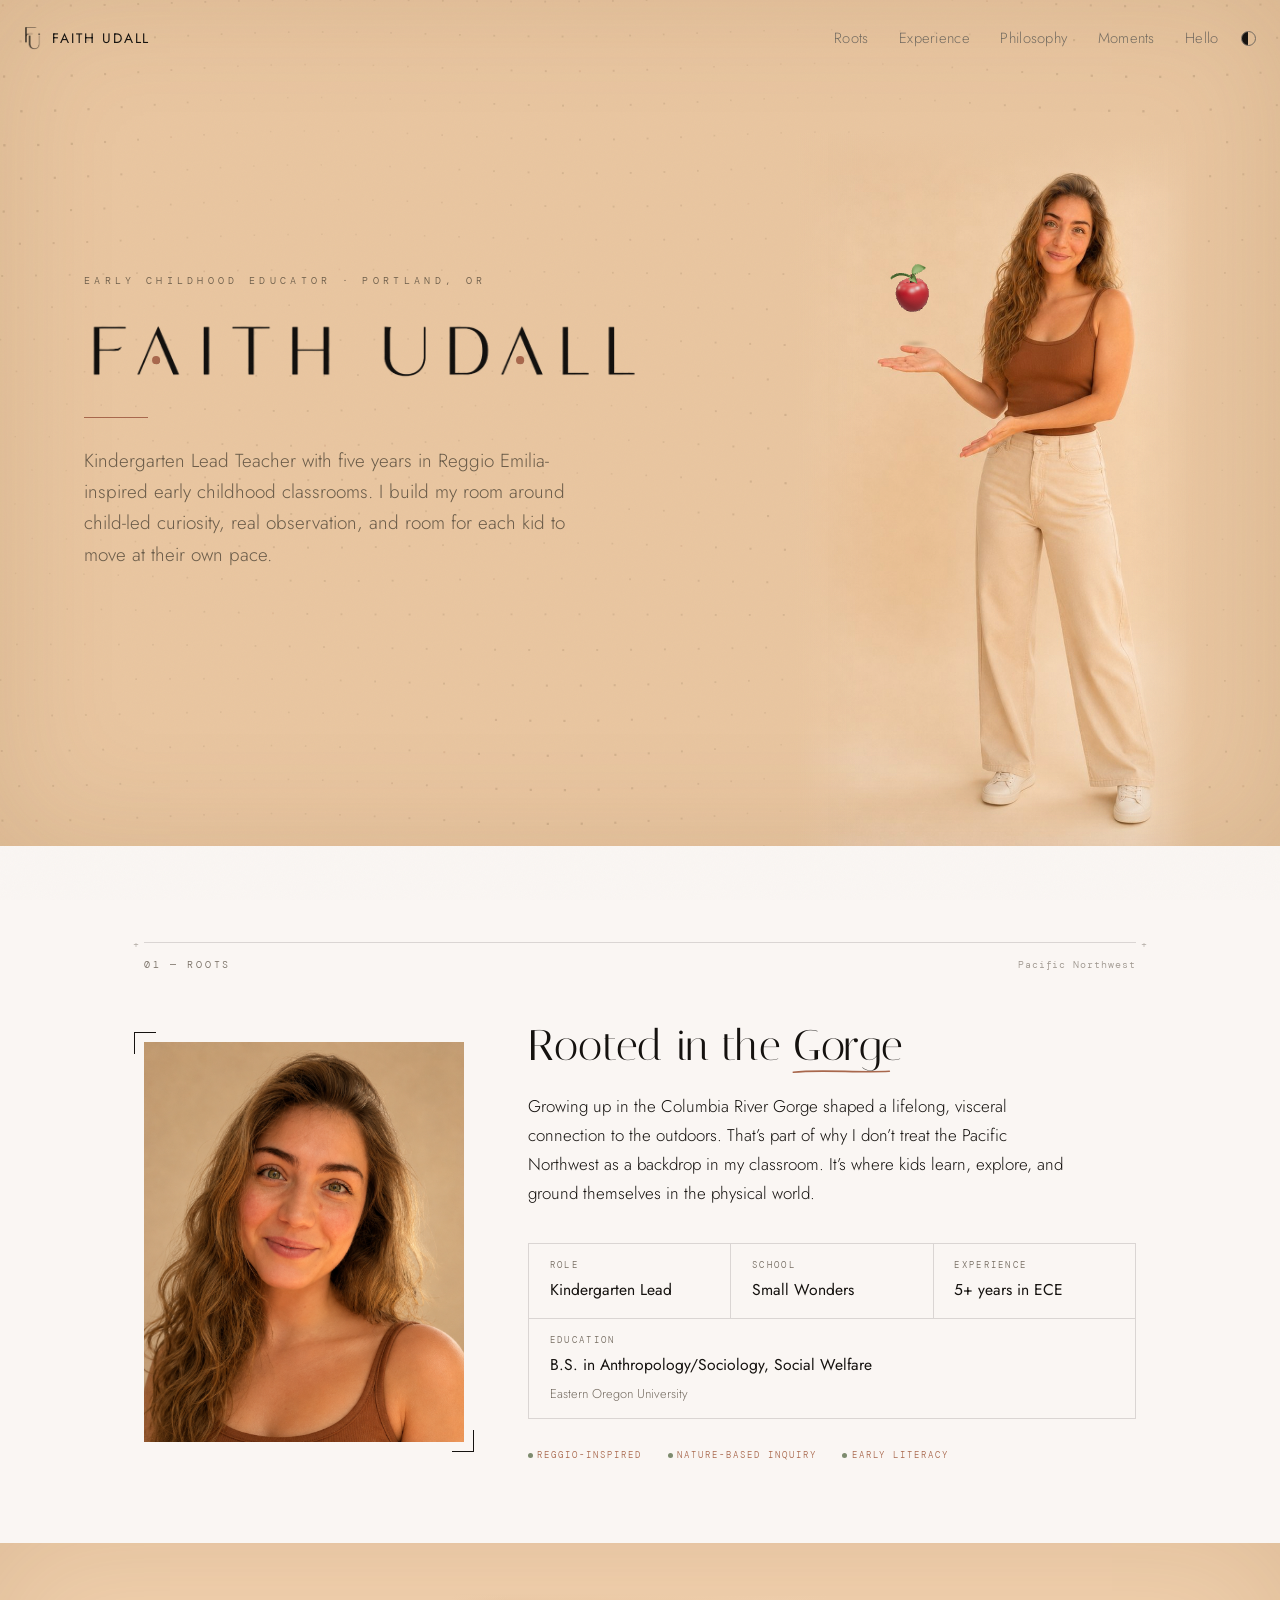
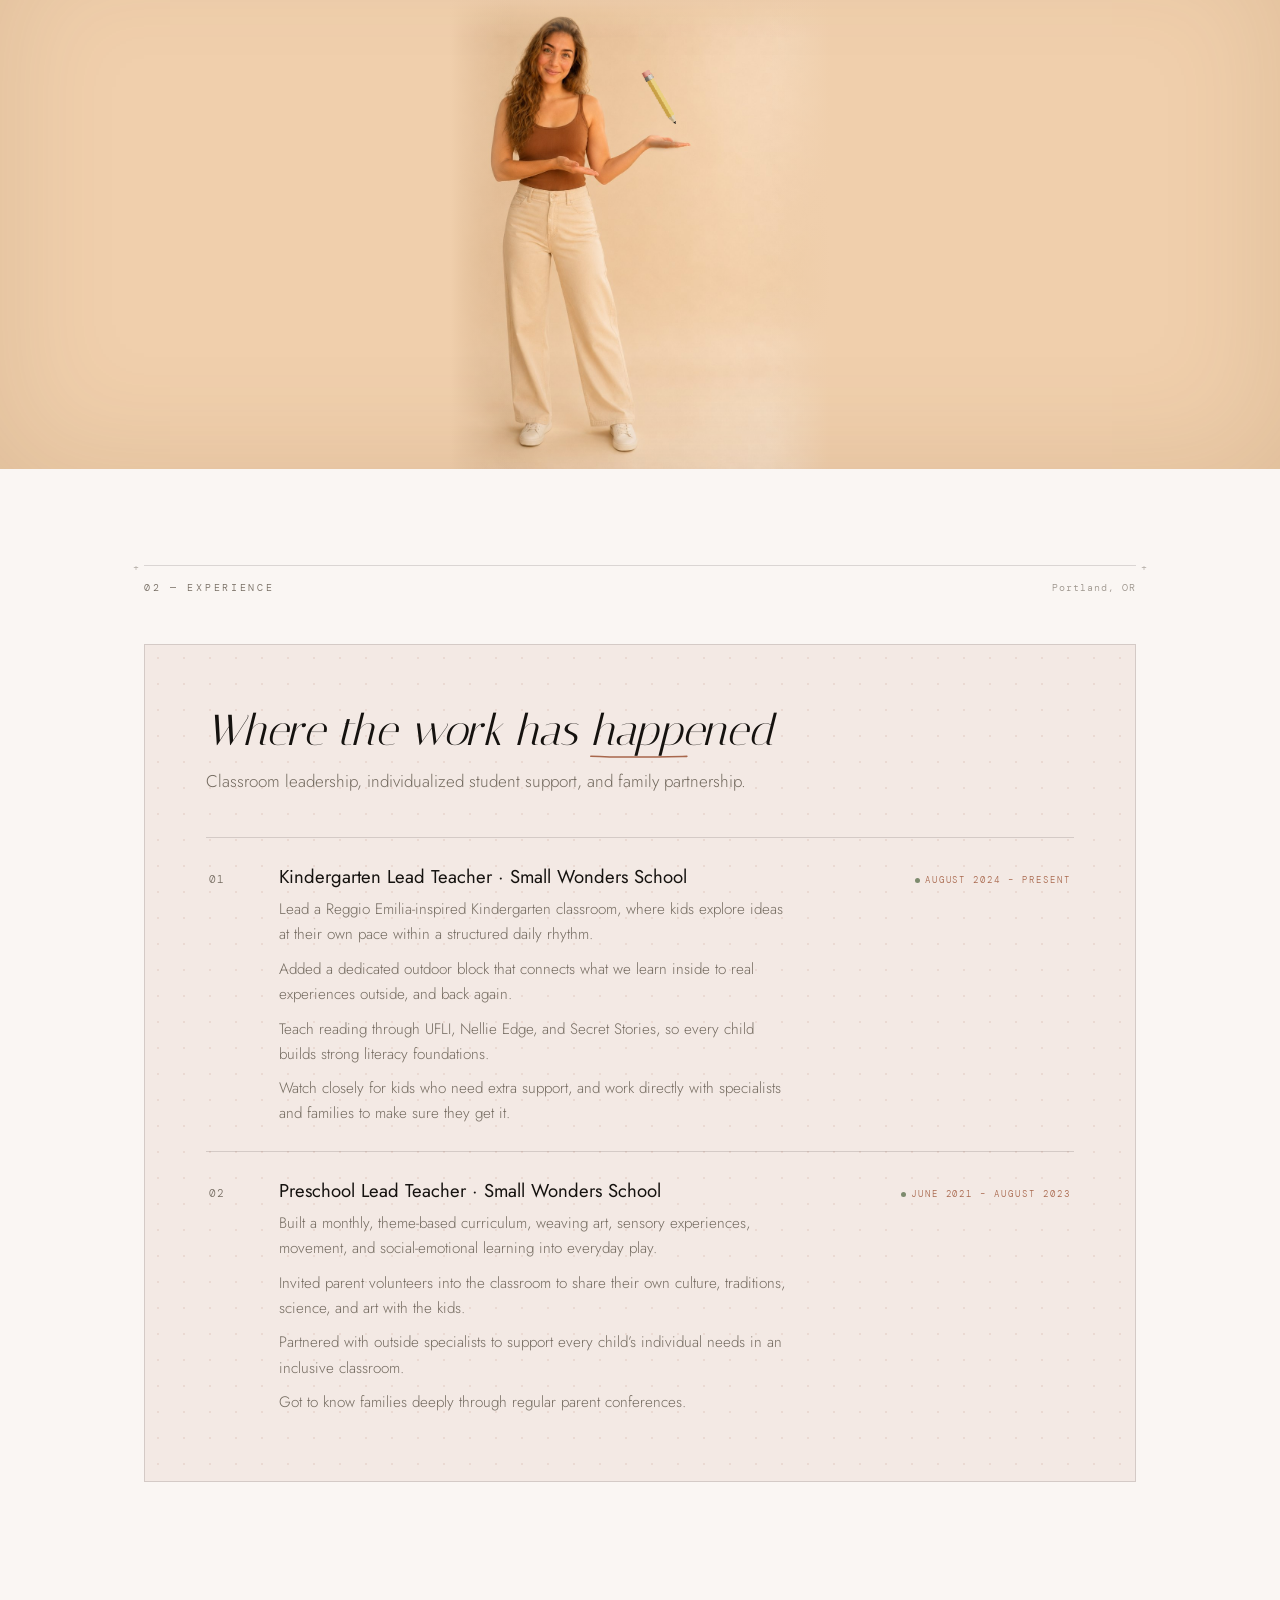
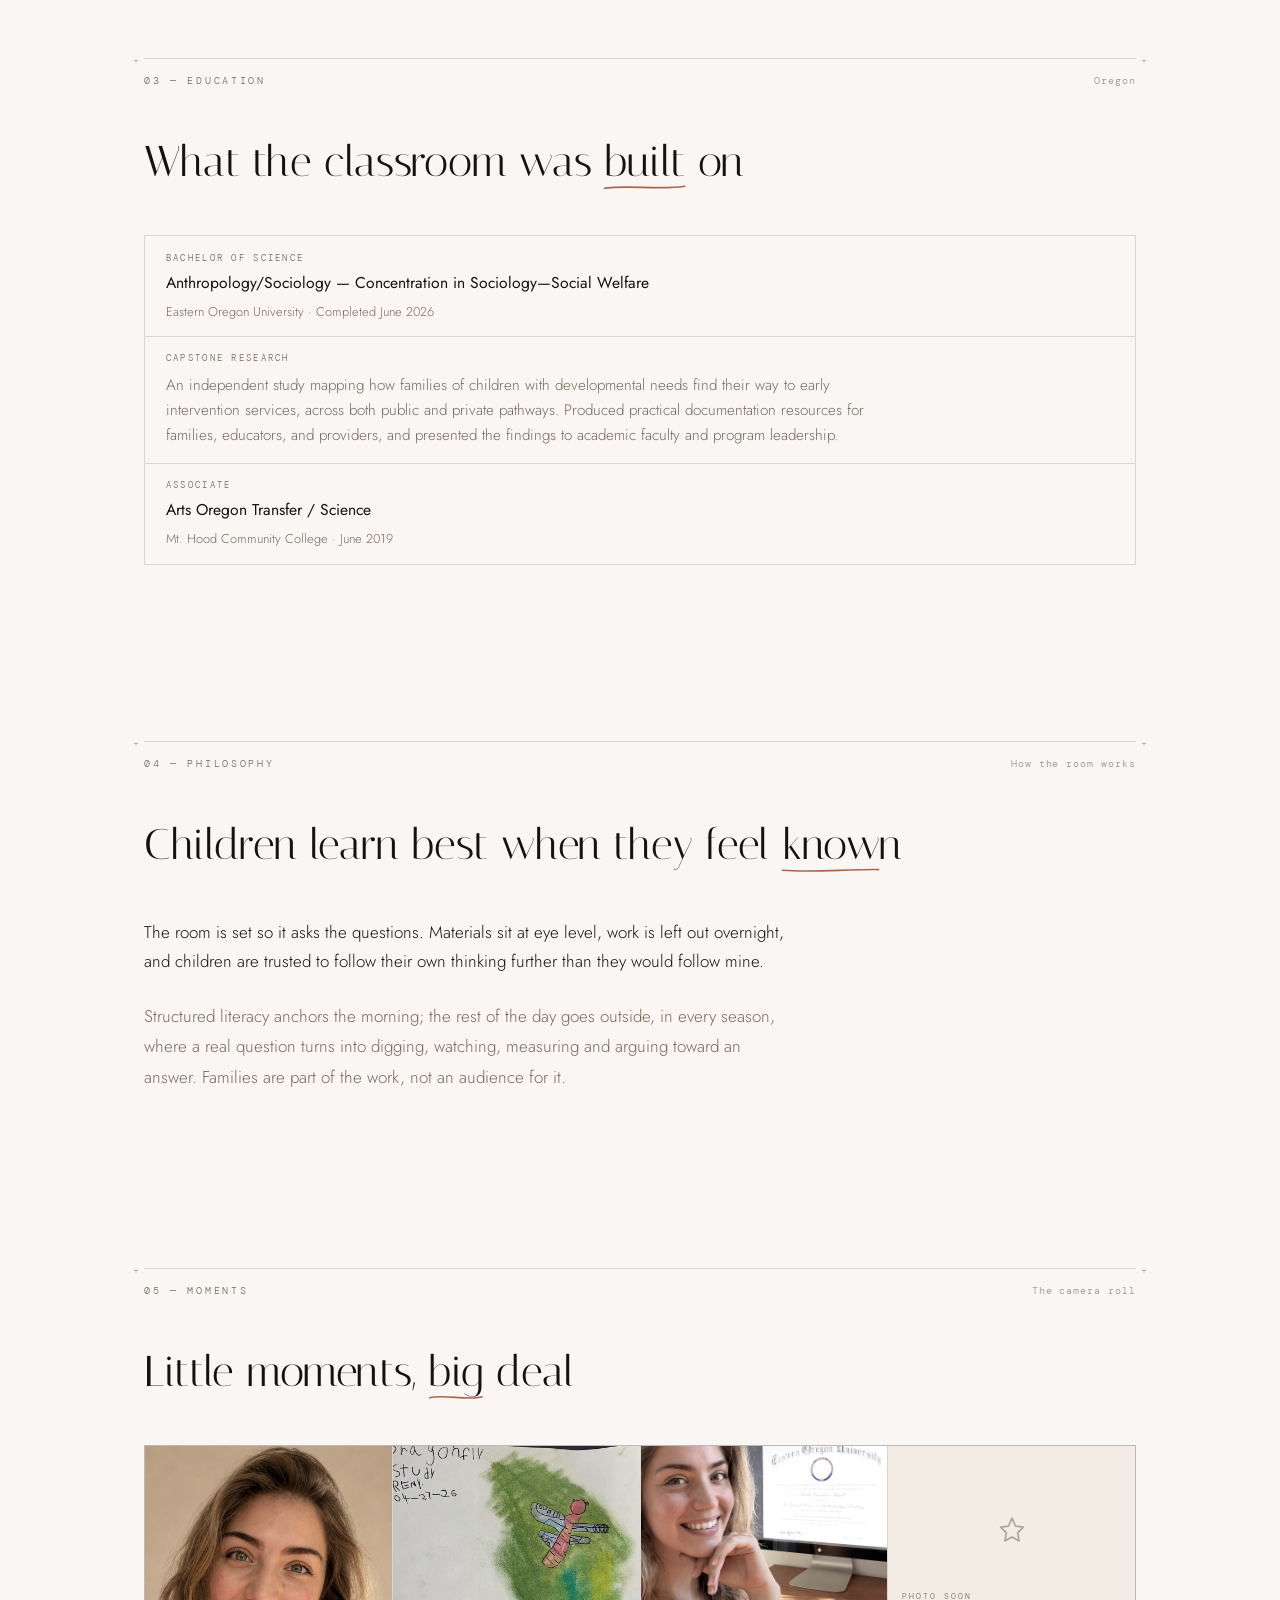
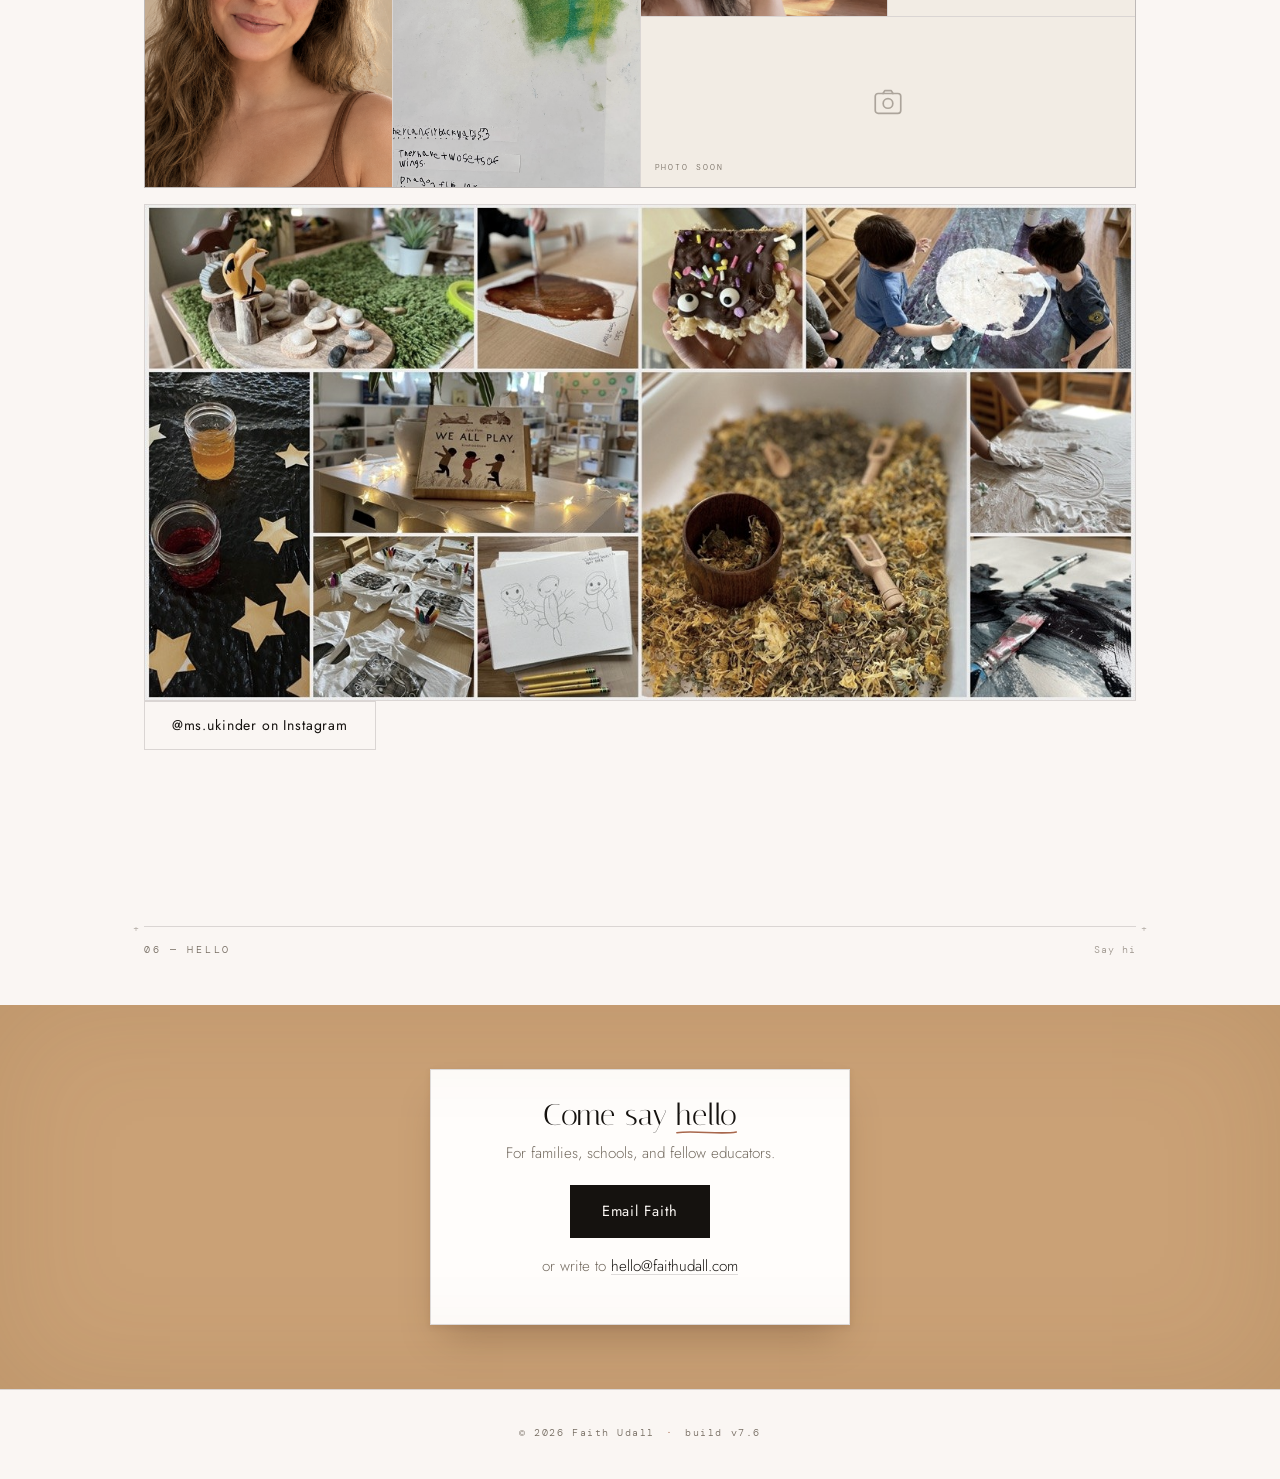
<file: index.html>
<!doctype html>
<html lang="en">
<head>
  <meta charset="utf-8">
  <meta name="viewport" content="width=device-width, initial-scale=1, viewport-fit=cover">
  <!-- GitHub Pages sends Cache-Control: max-age=600 on HTML and won't let us
       override it at the server. These ask the browser to revalidate instead
       of serving its own stale copy for ten minutes. -->
  <meta http-equiv="Cache-Control" content="no-cache, must-revalidate">
  <meta http-equiv="Pragma" content="no-cache">
  <title>Faith Udall — Early Childhood Educator</title>
  <meta name="description" content="Faith Udall — early childhood educator in Portland, OR, teaching transitional kindergarten.">

  <meta property="og:title" content="Faith Udall — Early Childhood Educator">
  <meta property="og:description" content="Early childhood educator in Portland, OR.">
  <meta property="og:url" content="https://faithudall.com">
  <meta property="og:type" content="website">
  <meta property="og:image" content="https://faithudall.com/images/icon-512.png">

  <!-- Icons: favicon + iOS add-to-home-screen (all generated from images/monogram.png) -->
  <link rel="icon" href="/favicon.ico" sizes="48x48">
  <link rel="icon" type="image/png" sizes="32x32" href="/images/favicon-32.png">
  <link rel="icon" type="image/png" sizes="16x16" href="/images/favicon-16.png">
  <link rel="apple-touch-icon" sizes="180x180" href="/images/apple-touch-icon.png">
  <link rel="apple-touch-icon" sizes="167x167" href="/images/apple-touch-icon-167.png">
  <link rel="apple-touch-icon" sizes="152x152" href="/images/apple-touch-icon-152.png">
  <meta name="apple-mobile-web-app-title" content="Faith">
  <link rel="manifest" href="/site.webmanifest">
  <meta name="theme-color" media="(prefers-color-scheme: light)" content="#faf6f3">
  <meta name="theme-color" media="(prefers-color-scheme: dark)" content="#15120f">

  <link rel="preconnect" href="https://fonts.googleapis.com">
  <link rel="preconnect" href="https://fonts.gstatic.com" crossorigin>
  <link href="https://fonts.googleapis.com/css2?family=Italiana&family=Jost:ital,wght@0,200..600;1,200..600&family=DM+Mono:wght@400;500&display=swap" rel="stylesheet">

  <link rel="stylesheet" href="styles.css?v=7.6">
</head>
<body>

  <!-- reading progress: a single hairline that grows with the scroll -->
  <div class="progress" aria-hidden="true"></div>

  <!-- ── Chrome — floats on the page, no bar ── -->
  <header class="chrome">
    <a class="chrome__mark" href="#top">
      <img class="chrome__logo" src="images/monogram.png" alt="Faith Udall" width="24" height="34">
      <span class="chrome__word">Faith Udall</span>
    </a>
    <nav class="chrome__nav" aria-label="Main">
      <span class="chrome__links">
        <a href="#roots">Roots</a>
        <a href="#experience">Experience</a>
        <a href="#philosophy">Philosophy</a>
        <a href="#moments">Moments</a>
        <a href="#hello">Hello</a>
      </span>
      <button id="theme-flip" class="theme-flip" type="button" aria-label="Switch between day and naptime themes"></button>
    </nav>
  </header>

  <main id="top">

    <!-- ── Hero ── a studio stage. Behind everything, a faint
         dot-grid plane breathes with a slow sine field; a small
         glossy 3D apple turns above her open palm; and the dots
         in the wordmark's A's pulse softly terracotta. ── -->
    <section class="hero">
      <canvas id="field" class="field" aria-hidden="true"></canvas>
      <div class="hero__inner">
        <div class="hero__copy">
          <p class="hero__eyebrow t-fx" style="--d:0">Early Childhood Educator · Portland, OR</p>
          <h1 class="hero__mark t-fx" style="--d:1">
            <img src="images/wordmark.png" alt="Faith Udall" width="1196" height="151">
            <!-- the letterforms' own dots, brought to life -->
            <span class="mark-dot" style="--x: 12.91%; --y: 62.5%; --del: 0s" aria-hidden="true"></span>
            <span class="mark-dot" style="--x: 77.87%; --y: 62.6%; --del: -2.3s" aria-hidden="true"></span>
          </h1>
          <span class="hero__rule t-fx" style="--d:2" aria-hidden="true"></span>
          <p class="hero__lede t-fx" style="--d:3">
            Kindergarten Lead Teacher with five years in Reggio Emilia-inspired
            early childhood classrooms. I build my room around child-led
            curiosity, real observation, and room for each kid to move at their
            own pace.
          </p>
        </div>
        <!-- she welcomes you in; a small glossy apple turns above
             her open palm, and the status card floats at her other
             hand -->
        <figure class="hero__faith t-fx" style="--d:2">
          <img src="images/faith-welcome.jpg" alt="Faith, welcoming you in" width="760" height="1356">
          <div class="apple-wrap" aria-hidden="true">
            <canvas id="apple"></canvas>
            <span class="apple-shadow"></span>
          </div>
        </figure>
      </div>
    </section>

    <!-- ── 01 Roots ── the whole bio, in one breath ── -->
    <section id="roots" class="section">
      <div class="section__rail">
        <span class="coord">01 — Roots</span>
        <span class="coord coord--note">Pacific Northwest</span>
      </div>
      <div class="about">
        <figure class="about__portrait t-fx" style="--d:0">
          <span class="corner corner--tl" aria-hidden="true"></span>
          <span class="corner corner--br" aria-hidden="true"></span>
          <img src="images/portrait.png" alt="Portrait of Faith Udall">
        </figure>
        <div class="about__copy">
          <h2 class="t-fx" style="--d:1">Rooted in the <span class="uword">Gorge<svg class="uline" viewBox="0 0 100 10" preserveAspectRatio="none" aria-hidden="true"><path d="M2 7 C 28 3.5, 70 9, 98 5" pathLength="1"/></svg></span></h2>
          <div class="prose t-fx" style="--d:2">
            <p>
              Growing up in the Columbia River Gorge shaped a lifelong, visceral
              connection to the outdoors. That’s part of why I don’t treat the
              Pacific Northwest as a backdrop in my classroom. It’s where kids
              learn, explore, and ground themselves in the physical world.
            </p>
          </div>
          <ul class="specs t-fx" style="--d:3">
            <li class="spec"><span class="spec__key">Role</span><span class="spec__val">Kindergarten Lead</span></li>
            <li class="spec"><span class="spec__key">School</span><span class="spec__val">Small Wonders</span></li>
            <li class="spec"><span class="spec__key">Experience</span><span class="spec__val">5+ years in ECE</span></li>
            <li class="spec spec--wide"><span class="spec__key">Education</span><span class="spec__val">B.S. in Anthropology/Sociology, Social Welfare</span><span class="spec__sub">Eastern Oregon University</span></li>
          </ul>
          <ul class="chips t-fx" style="--d:4">
            <li class="chip"><span class="chip__dot" aria-hidden="true"></span>Reggio-inspired</li>
            <li class="chip"><span class="chip__dot" aria-hidden="true"></span>Nature-based inquiry</li>
            <li class="chip"><span class="chip__dot" aria-hidden="true"></span>Early literacy</li>
          </ul>
        </div>
      </div>
    </section>

    <!-- ── a full-bleed breath: no text, just the room.
         wrapped in a section so the reveal observer sees it ── -->
    <section class="section section--bare">
      <div class="stage stage--days stage--solo t-fx" style="--d:0">
      <div class="stage__inner">
        <figure class="stage__faith">
          <img src="images/faith-present.jpg" alt="Faith, presenting" width="1000" height="1250">
          <!-- the pencil turns above her open palm -->
          <div class="pencil-wrap" aria-hidden="true">
            <canvas id="pencil"></canvas>
            <span class="pencil-shadow"></span>
          </div>
          </figure>
        </div>
      </div>
    </section>


    <!-- ── 02 Experience ── -->
    <section id="experience" class="section">
      <div class="section__rail">
        <span class="coord">02 — Experience</span>
        <span class="coord coord--note">Portland, OR</span>
      </div>
      <div class="band t-fx" style="--d:0">
        <h2 class="band__title">Where the work has <span class="uword">happened<svg class="uline" viewBox="0 0 100 10" preserveAspectRatio="none" aria-hidden="true"><path d="M2 6 C 34 9, 66 3.5, 98 6.5" pathLength="1"/></svg></span></h2>
        <p class="band__sub">Classroom leadership, individualized student support, and family partnership.</p>
        <ol class="ideas">
          <li class="idea">
            <span class="idea__num" aria-hidden="true">01</span>
            <div class="idea__body">
              <h3>Kindergarten Lead Teacher · Small Wonders School</h3>
              <p>Lead a Reggio Emilia-inspired Kindergarten classroom, where kids explore ideas at their own pace within a structured daily rhythm.</p>
              <p>Added a dedicated outdoor block that connects what we learn inside to real experiences outside, and back again.</p>
              <p>Teach reading through UFLI, Nellie Edge, and Secret Stories, so every child builds strong literacy foundations.</p>
              <p>Watch closely for kids who need extra support, and work directly with specialists and families to make sure they get it.</p>
            </div>
            <span class="chip"><span class="chip__dot" aria-hidden="true"></span>August 2024 – Present</span>
          </li>
          <li class="idea">
            <span class="idea__num" aria-hidden="true">02</span>
            <div class="idea__body">
              <h3>Preschool Lead Teacher · Small Wonders School</h3>
              <p>Built a monthly, theme-based curriculum, weaving art, sensory experiences, movement, and social-emotional learning into everyday play.</p>
              <p>Invited parent volunteers into the classroom to share their own culture, traditions, science, and art with the kids.</p>
              <p>Partnered with outside specialists to support every child’s individual needs in an inclusive classroom.</p>
              <p>Got to know families deeply through regular parent conferences.</p>
            </div>
            <span class="chip"><span class="chip__dot" aria-hidden="true"></span>June 2021 – August 2023</span>
          </li>
        </ol>
      </div>
    </section>

    <!-- ── 03 Education ── -->
    <section id="education" class="section">
      <div class="section__rail">
        <span class="coord">03 — Education</span>
        <span class="coord coord--note">Oregon</span>
      </div>
      <h2 class="section__title t-fx" style="--d:0">What the classroom was <span class="uword">built<svg class="uline" viewBox="0 0 100 10" preserveAspectRatio="none" aria-hidden="true"><path d="M2 7 C 28 3.5, 70 9, 98 5" pathLength="1"/></svg></span> on</h2>
      <ul class="specs t-fx" style="--d:1">
        <li class="spec spec--full"><span class="spec__key">Bachelor of Science</span><span class="spec__val">Anthropology/Sociology — Concentration in Sociology—Social Welfare</span><span class="spec__sub">Eastern Oregon University · Completed June 2026</span></li>
        <li class="spec spec--full">
          <span class="spec__key">Capstone Research</span>
          <p class="spec__body">An independent study mapping how families of children with developmental needs find their way to early intervention services, across both public and private pathways. Produced practical documentation resources for families, educators, and providers, and presented the findings to academic faculty and program leadership.</p>
        </li>
        <li class="spec spec--full"><span class="spec__key">Associate</span><span class="spec__val">Arts Oregon Transfer / Science</span><span class="spec__sub">Mt. Hood Community College · June 2019</span></li>
      </ul>
    </section>

    <!-- ── 04 Philosophy ──
         ✏️ DRAFT — Faith, rewrite these two paragraphs in your own words. -->
    <section id="philosophy" class="section">
      <div class="section__rail">
        <span class="coord">04 — Philosophy</span>
        <span class="coord coord--note">How the room works</span>
      </div>
      <h2 class="section__title t-fx" style="--d:0">Children learn best when they feel <span class="uword">known<svg class="uline" viewBox="0 0 100 10" preserveAspectRatio="none" aria-hidden="true"><path d="M2 6 C 30 9, 68 3, 98 6.5" pathLength="1"/></svg></span></h2>
      <div class="prose prose--long t-fx" style="--d:1">
        <p>
          The room is set so it asks the questions. Materials sit at eye level,
          work is left out overnight, and children are trusted to follow their
          own thinking further than they would follow mine.
        </p>
        <p>
          Structured literacy anchors the morning; the rest of the day goes
          outside, in every season, where a real question turns into digging,
          watching, measuring and arguing toward an answer. Families are part
          of the work, not an audience for it.
        </p>
      </div>
    </section>

    <!-- ── 05 Moments — the picture wall, ready for photos ── -->
    <section id="moments" class="section">
      <div class="section__rail">
        <span class="coord">05 — Moments</span>
        <span class="coord coord--note">The camera roll</span>
      </div>
      <h2 class="section__title t-fx" style="--d:0">Little moments, <span class="uword">big<svg class="uline" viewBox="0 0 100 10" preserveAspectRatio="none" aria-hidden="true"><path d="M3 6.5 C 30 3, 72 9.5, 97 5.5" pathLength="1"/></svg></span> deal</h2>
      <!-- ✏️ Swap any tile--soon placeholder for a real photo:
           <figure class="tile"><img src="images/your-photo.jpg" alt="…"></figure>
           (keep tile--tall / tile--wide to preserve its footprint) -->
      <div class="moments">
        <figure class="tile tile--tall t-fx" style="--d:1">
          <img src="images/portrait.png" alt="Faith Udall">
        </figure>
        <!-- a dragonfly study from one of her students, pinned up
             on the classroom line -->
        <figure class="tile tile--tall tile--top t-fx" style="--d:2">
          <img src="images/dragonfly-study.jpg" alt="A student's dragonfly study: a crayon drawing of a dragonfly over a green field, with facts written underneath — they can fly backwards, they have two sets of wings, dragonflies lay eggs in the water" width="943" height="1400">
        </figure>
        <figure class="tile t-fx" style="--d:3">
          <img src="images/diploma.jpg" alt="Faith with her Bachelor of Science from Eastern Oregon University">
        </figure>
        <div class="tile tile--soon t-fx" style="--d:4">
          <svg viewBox="0 0 24 24" fill="none" stroke="currentColor" stroke-width="1.2" stroke-linecap="round" stroke-linejoin="round" aria-hidden="true">
            <path d="M12 3l2.5 5.5L20 9.3l-4 4 1 5.7-5-2.8-5 2.8 1-5.7-4-4 5.5-.8L12 3z"/>
          </svg>
          <span class="tile__note">Photo soon</span>
        </div>
        <div class="tile tile--soon tile--wide t-fx" style="--d:5">
          <svg viewBox="0 0 24 24" fill="none" stroke="currentColor" stroke-width="1.2" stroke-linecap="round" stroke-linejoin="round" aria-hidden="true">
            <rect x="3" y="6" width="18" height="14" rx="2"/>
            <path d="M8.5 6l1.2-2h4.6l1.2 2"/>
            <circle cx="12" cy="13" r="3.4"/>
          </svg>
          <span class="tile__note">Photo soon</span>
        </div>
      </div>
      <figure class="moments-band t-fx" style="--d:6">
        <img src="images/classroom-collage.jpg" alt="A collage of classroom work: a small-world nature tray, paint and sensory play, a decorated gingerbread face, children at an easel, coloured liquid in jars, a “We All Play” book display, printmaking and child drawings, a dried-flower sensory bin, and hands in shaving cream" width="1280" height="640">
      </figure>
      <p class="hero__actions t-fx" style="--d:7">
        <a class="btn btn--ghost" href="https://www.instagram.com/ms.ukinder/" rel="me noopener" target="_blank">@ms.ukinder on Instagram</a>
      </p>
    </section>

    <!-- ── 06 Hello ── -->
    <section id="hello" class="section section--hello">
      <div class="section__rail">
        <span class="coord">06 — Hello</span>
        <span class="coord coord--note">Say hi</span>
      </div>
      <div class="stage stage--hello t-fx" style="--d:0">
        <div class="hello-scene hello-scene--bare">
          <div class="fcard hello-card">
            <h2>Come say <span class="uword">hello<svg class="uline" viewBox="0 0 100 10" preserveAspectRatio="none" aria-hidden="true"><path d="M3 6.5 C 30 3, 72 9.5, 97 5.5" pathLength="1"/></svg></span></h2>
            <p>For families, schools, and fellow educators.</p>
            <a class="btn btn--fill" href="mailto:hello@faithudall.com">Email Faith</a>
            <p class="hello__alt">or write to <a href="mailto:hello@faithudall.com">hello@faithudall.com</a></p>
          </div>
        </div>
      </div>
    </section>

  </main>

  <footer class="foot">
    <p>© <span id="year">2026</span> Faith Udall <i>·</i> build v7.6</p>
  </footer>

  <script type="importmap">
    { "imports": { "three": "./vendor/three.module.min.js" } }
  </script>
  <script src="main.js?v=7.6" defer></script>
  <script type="module" src="apple3d.js?v=7.6"></script>
    <script type="module" src="pencil3d.js?v=7.6"></script>
</body>
</html>
</file>
<file: styles.css>
/* ════════════════════════════════════════════════════════════
   faithudall.com — thin, sleek, editorial.

   the system:
   · warm off-white and near-black, one quiet muted accent used
     only for underlines and small status marks — never a fill,
     never a block of colour.
   · hairlines instead of cards or shadows. everything is drawn
     with a 1px line, not a box.
   · Italiana (thin, high-contrast serif) for headings and the
     wordmark; Jost (light, geometric) for everything else;
     DM Mono for tiny tracked labels.
   · motion is a quiet fade and a short rise — no bounce, no
     overshoot. the one section allowed a little more personality
     is Someday.
   ════════════════════════════════════════════════════════════ */

:root {
  --paper: #faf6f3;
  --paper-2: #f2ece4;
  --card: #fffdfb;
  --ink: #15120f;
  --ink-soft: #746b60;
  --line: rgba(21, 18, 15, 0.14);
  --line-soft: rgba(21, 18, 15, 0.08);
  --accent: #a8674c;
  --accent-2: #7d8b6e; /* muted sage — status marks only */
  --accent-wash: rgba(168, 103, 76, 0.09);
  --on-ink: #faf6f3;

  --font-display: "Italiana", Georgia, serif;
  --font-body: "Jost", "Avenir Next", "Segoe UI", sans-serif;
  --mono: "DM Mono", ui-monospace, SFMono-Regular, Menlo, monospace;

  --wrap: 1040px;
  --gutter: 24px;

  --ease: cubic-bezier(0.22, 0.61, 0.36, 1);
}

/* naptime — accents re-picked, not reused, so contrast holds */
:root[data-theme="dark"] {
  --paper: #15120f;
  --paper-2: #1c1814;
  --card: #1a1611;
  --ink: #f7f1ea;
  --ink-soft: #a89b8c;
  --line: rgba(247, 241, 234, 0.15);
  --line-soft: rgba(247, 241, 234, 0.09);
  --accent: #c98363;
  --accent-2: #96a687;
  --accent-wash: rgba(201, 131, 99, 0.12);
  --on-ink: #15120f;
}

/* the theme flip sweeps in as a circle from the toggle — the
   snapshots' default cross-fade is disabled so only the clip
   animation (set in main.js) plays */
::view-transition-old(root), ::view-transition-new(root) { animation: none; mix-blend-mode: normal; }
::view-transition-old(root) { z-index: 1; }
::view-transition-new(root) { z-index: 2; }

* { box-sizing: border-box; margin: 0; padding: 0; }

/* suppresses every transition while the saved theme is being
   applied on load, so a returning dark-theme visitor never sees a
   light-to-dark sweep — see main.js */
.no-transition, .no-transition * { transition: none !important; }

html { scroll-behavior: smooth; }

body {
  font-family: var(--font-body);
  font-weight: 300;
  font-size: 17px;
  color: var(--ink);
  background: var(--paper);
  line-height: 1.65;
  -webkit-font-smoothing: antialiased;
  transition: background-color 0.6s ease, color 0.6s ease;
  overflow-x: clip; /* the full-bleed stages use the 100vw trick */
}

::selection { background: var(--accent); color: var(--on-ink); }

/* a whisper of paper grain over everything — the difference
   between "rendered" and "printed" */
body::after {
  content: "";
  position: fixed;
  inset: 0;
  z-index: 90;
  pointer-events: none;
  opacity: 0.05;
  background-image: url("data:image/svg+xml,%3Csvg xmlns='http://www.w3.org/2000/svg' width='240' height='240'%3E%3Cfilter id='n'%3E%3CfeTurbulence type='fractalNoise' baseFrequency='0.9' numOctaves='2' stitchTiles='stitch'/%3E%3C/filter%3E%3Crect width='100%25' height='100%25' filter='url(%23n)' opacity='0.5'/%3E%3C/svg%3E");
}
:root[data-theme="dark"] body::after { opacity: 0.07; }

/* reading progress: one hairline, growing */
.progress {
  position: fixed;
  top: 0; left: 0;
  width: 100%;
  height: 2px;
  background: var(--accent);
  transform: scaleX(0);
  transform-origin: 0 50%;
  z-index: 40;
}

img { max-width: 100%; display: block; }

.sr-only {
  position: absolute;
  width: 1px; height: 1px;
  clip-path: inset(50%);
  overflow: hidden;
  white-space: nowrap;
}

:focus-visible { outline: 1px solid var(--accent); outline-offset: 3px; }

h1, h2, h3 { font-family: var(--font-display); font-weight: 400; }

h2 {
  font-size: clamp(1.9rem, 3.6vw, 2.7rem);
  line-height: 1.16;
  letter-spacing: 0.005em;
}

/* ── chrome ─────────────────────────────────────────────── */

.chrome {
  position: fixed;
  top: 0; left: 0; right: 0;
  z-index: 20;
  display: flex;
  align-items: center;
  justify-content: space-between;
  gap: 1rem;
  padding: calc(max(env(safe-area-inset-top), 10px) + 16px) var(--gutter) 16px;
}

.chrome__mark {
  display: inline-flex;
  align-items: center;
  gap: 0.7rem;
  flex: none; /* never let the flex row's overflow math shrink the mark */
  text-decoration: none;
  color: var(--ink);
}

.chrome__logo {
  width: 17px; height: auto;
  flex: none;
  filter: invert(0);
}
:root[data-theme="dark"] .chrome__logo { filter: invert(1); }

.chrome__word {
  font-family: var(--font-body);
  font-weight: 400;
  font-size: 0.86rem;
  letter-spacing: 0.14em;
  text-transform: uppercase;
}

.chrome__nav {
  display: flex;
  align-items: center;
  gap: 1.4rem;
  min-width: 0; /* lets .chrome__links actually shrink instead of forcing the mark to */
}

/* the links can scroll horizontally if they ever don't fit; the
   theme toggle sits outside this strip so it's always reachable */
.chrome__links {
  display: flex;
  align-items: center;
  gap: 1.9rem;
  overflow-x: auto;
  scrollbar-width: none;
}
.chrome__links::-webkit-scrollbar { display: none; }
.theme-flip { flex: none; }

.chrome__nav a {
  position: relative;
  font-family: var(--font-body);
  font-weight: 300;
  font-size: 0.92rem;
  letter-spacing: 0.02em;
  text-decoration: none;
  color: var(--ink-soft);
  transition: color 0.25s ease;
}
.chrome__nav a::after {
  content: "";
  position: absolute;
  left: 0; right: 0; bottom: -3px;
  height: 1px;
  background: var(--accent);
  transform: scaleX(0);
  transform-origin: 0 50%;
  transition: transform 0.35s var(--ease);
}
.chrome__nav a:hover { color: var(--ink); }
.chrome__nav a:hover::after { transform: scaleX(1); }

.theme-flip {
  width: 15px; height: 15px;
  border: 1px solid var(--ink-soft);
  border-radius: 50%;
  background: linear-gradient(90deg, var(--ink) 50%, transparent 50%);
  cursor: pointer;
  transition: transform 0.55s var(--ease), border-color 0.25s ease;
}
.theme-flip:hover { border-color: var(--accent); transform: rotate(180deg); }

/* ── hero ───────────────────────────────────────────────── */

/* the hero is a studio stage too — the page opens in the warm
   tan of the photos, and she welcomes you in from the right */
.hero {
  --stage-bg: #e9c6a0;
  position: relative;
  z-index: 1;
  min-height: 94svh;
  display: flex;
  flex-direction: column;
  justify-content: flex-end;
  background: var(--stage-bg);
}
.hero::after {
  content: "";
  position: absolute;
  inset: 0;
  box-shadow: inset 0 0 120px rgba(122, 84, 46, 0.15);
  pointer-events: none;
}
/* in naptime the band top melts into the dark page so the fixed
   chrome always sits on ground it can be read against */
:root[data-theme="dark"] .hero::before {
  content: "";
  position: absolute;
  top: 0; left: 0; right: 0;
  height: 26%;
  background: linear-gradient(180deg, var(--paper) 0%, transparent 100%);
  pointer-events: none;
  z-index: 1;
}

.hero__inner {
  position: relative;
  width: 100%;
  max-width: 1160px;
  margin: 0 auto;
  flex: 1;
  display: grid;
  grid-template-columns: 1.1fr minmax(280px, 400px);
  gap: clamp(1.5rem, 4vw, 4rem);
  align-items: end;
  padding: calc(88px + env(safe-area-inset-top)) var(--gutter) 0;
}

.hero__copy {
  align-self: center;
  text-align: left;
  padding-bottom: clamp(2rem, 6vh, 5rem);
}

.hero__faith { position: relative; align-self: end; }
.hero__faith img { width: 100%; height: auto; display: block; }
.hero__faith::after {
  content: "";
  position: absolute;
  inset: 0;
  background:
    linear-gradient(90deg, var(--stage-bg) 0%, transparent 16%),
    linear-gradient(270deg, var(--stage-bg) 0%, transparent 16%),
    linear-gradient(180deg, var(--stage-bg) 0%, transparent 9%);
}

/* the status line, sitting under the buttons */
.hero-chip {
  display: inline-flex;
  margin-top: 1.5rem;
  align-items: center;
  gap: 0.6em;
  font-family: var(--mono);
  font-size: 0.6rem;
  letter-spacing: 0.18em;
  text-transform: uppercase;
  color: var(--ink-soft);
  padding: 0.85em 1.3em;
  white-space: nowrap;
  animation: levitate 9.4s ease-in-out -3s infinite;
}

/* the field: a faint dot-grid plane breathing with a slow sine
   swell — architectural set dressing drawn by main.js */
.field {
  position: absolute;
  inset: 0;
  width: 100%;
  height: 100%;
  z-index: -1;
  pointer-events: none;
  opacity: 0;
  transition: opacity 2s ease 0.4s;
}
.in .field { opacity: 1; }

/* the small glossy apple turning above her open palm */
.apple-wrap {
  position: absolute;
  z-index: 1;
  width: 76px;
  height: 76px;
  left: 19%;
  top: 17.5%;
  pointer-events: none;
}
.apple-wrap canvas { width: 100%; height: 100%; display: block; }
/* the shadow it casts down on her palm — apple3d.js drives its
   scale and opacity from the real bob height, so the apple reads
   as floating well above the surface rather than resting on it */
.apple-shadow {
  position: absolute;
  left: 50%;
  top: calc(100% + 5px);
  width: 40px;
  height: 9px;
  translate: -50% 0;
  border-radius: 50%;
  background: radial-gradient(closest-side, rgba(88, 58, 30, 0.32), rgba(88, 58, 30, 0) 76%);
  filter: blur(1px);
}

/* the dots the letterforms already carry, warmed to terracotta
   and softly breathing */
.mark-dot {
  position: absolute;
  left: var(--x);
  top: var(--y);
  width: 1.4%;
  aspect-ratio: 1;
  translate: -50% -50%;
  border-radius: 50%;
  background: var(--accent);
  scale: 0;
  transition: scale 0.6s var(--ease) 1.6s;
  animation: dot-breathe 4.6s ease-in-out var(--del) infinite;
}
.in .mark-dot { scale: 1; }
@keyframes dot-breathe { 0%, 100% { opacity: 1; } 50% { opacity: 0.45; } }

.hero__eyebrow {
  font-family: var(--mono);
  font-size: 0.64rem;
  letter-spacing: 0.42em;
  text-transform: uppercase;
  color: #6a5b48; /* fixed warm dark — the tan band doesn't change with the theme */
  margin-bottom: 1.6rem;
}

/* main.js splits the eyebrow into letters that arrive one by one */
.hero__eyebrow .ltr {
  opacity: 0;
  transition: opacity 0.5s ease;
  transition-delay: calc(var(--l) * 28ms + 0.2s);
}
.in .hero__eyebrow .ltr { opacity: 1; }

.hero__mark {
  position: relative; /* anchors the orbiting comet frame */
  width: min(560px, 100%);
}
/* the hero band stays warm tan in both themes, so the wordmark
   stays ink — no dark-mode invert here */
.hero__mark img {
  width: 100%; height: auto;
  clip-path: inset(-2% 100% -2% 0); /* unveiled left-to-right on reveal */
  transition: clip-path 1.4s var(--ease) 0.35s;
}
.in .hero__mark img { clip-path: inset(-2% 0% -2% 0); }

/* hero buttons on tan: fixed warm darks, independent of theme */
.hero .btn--ghost { color: #2a2118; border-color: rgba(42, 33, 24, 0.3); background: transparent; }
.hero .btn--ghost:hover { border-color: #2a2118; color: #2a2118; }

.hero__rule {
  display: block;
  width: 64px;
  height: 1px;
  background: rgba(58, 45, 32, 0.3);
  margin: 1.9rem 0 0;
  position: relative;
  overflow: hidden;
}
.hero__rule::after {
  content: "";
  position: absolute; inset: 0;
  background: var(--accent);
  transform: translateX(-100%);
  transition: transform 1.1s var(--ease) 0.5s;
}
.in .hero__rule::after { transform: translateX(0); }

.hero__lede {
  font-size: clamp(1.02rem, 1.8vw, 1.18rem);
  font-weight: 300;
  color: #6a5b48; /* fixed warm dark — see .hero__eyebrow */
  max-width: 28em;
  margin: 1.7rem 0 2.3rem;
}

.hero__actions { display: flex; gap: 0.9rem; flex-wrap: wrap; }

.pulse-dot {
  width: 5px; height: 5px;
  border-radius: 50%;
  background: var(--accent-2);
  animation: pulse 2.6s ease-in-out infinite;
}
@keyframes pulse { 0%, 100% { opacity: 1; } 50% { opacity: 0.3; } }

/* ── the drawn underline: one key word per heading gets a thin
   hand-swept stroke that draws itself in on reveal ── */

.uword { position: relative; white-space: nowrap; }
.uline {
  position: absolute;
  left: -2%; bottom: -0.1em;
  width: 104%; height: 0.24em;
  overflow: visible;
}
.uline path {
  fill: none;
  stroke: var(--accent);
  stroke-width: 1.6px;
  stroke-linecap: round;
  vector-effect: non-scaling-stroke;
  stroke-dasharray: 1;
  stroke-dashoffset: 1;
  transition: stroke-dashoffset 1s var(--ease) 0.55s;
}
.in .uline path { stroke-dashoffset: 0; }

/* ── buttons — thin outline, or thin ink fill, never both ── */

.btn {
  display: inline-block;
  font-family: var(--font-body);
  font-weight: 400;
  font-size: 0.88rem;
  letter-spacing: 0.06em;
  text-decoration: none;
  padding: 0.85em 1.9em;
  border: 1px solid var(--ink);
  transition: background 0.3s ease, color 0.3s ease, border-color 0.3s ease;
}

.btn--fill { background: var(--ink); color: var(--on-ink); }
.btn--fill:hover { background: var(--accent); border-color: var(--accent); }

.btn--white { background: #fff; color: var(--ink); border-color: var(--ink); }
.btn--white:hover { background: var(--ink); color: var(--on-ink); }

.btn--ghost { color: var(--ink); border-color: var(--line); background: transparent; }
.btn--ghost:hover { border-color: var(--ink); }

/* ── sections ───────────────────────────────────────────── */

.section {
  position: relative;
  z-index: 1;
  max-width: var(--wrap);
  margin: 0 auto;
  padding: 6rem var(--gutter) 5rem;
}

.section__rail {
  position: relative;
  display: flex;
  justify-content: space-between;
  align-items: baseline;
  gap: 1rem;
  border-top: 1px solid var(--line);
  padding-top: 0.9rem;
  margin-bottom: 3rem;
}

/* registration marks at the rail's ends — a nod to print proofs */
.section__rail::before, .section__rail::after {
  content: "+";
  position: absolute;
  top: -0.62em;
  font-family: var(--mono);
  font-size: 0.6rem;
  color: var(--ink-soft);
  opacity: 0;
  transition: opacity 0.8s ease 0.5s;
}
.section__rail::before { left: -1.1em; }
.section__rail::after { right: -1.1em; }
.in .section__rail::before, .in .section__rail::after { opacity: 0.55; }

.coord {
  font-family: var(--mono);
  font-size: 0.6rem;
  letter-spacing: 0.28em;
  text-transform: uppercase;
  color: var(--ink-soft);
}
.coord--note { letter-spacing: 0.1em; text-transform: none; opacity: 0.7; }

.section__title { max-width: 19em; margin-bottom: 3rem; font-weight: 400; }

/* ── prose: long-form CV copy. A narrow measure, a generous
   line, and real air between paragraphs — the first one sits a
   step darker and larger so each section has a lead. ── */
.prose { max-width: 34em; }
.prose p {
  color: var(--ink-soft);
  font-weight: 300;
  line-height: 1.78;
}
.prose p + p { margin-top: 1.15em; }
.prose p:first-child {
  color: var(--ink);
  font-size: 1.06rem;
  line-height: 1.7;
}
/* long passages get a wider measure and more air between them,
   never a second column — columns read as newsprint, and this
   page is built on space, not density */
.prose--long { max-width: 38em; }
.prose--long p + p { margin-top: 1.5em; }
.prose + .moments, .prose + .stage { margin-top: 4.2rem; }

/* a bare row of chips, for fragments that aren't a list row */
.chips {
  list-style: none;
  display: flex;
  flex-wrap: wrap;
  gap: 0.4rem 1.6rem;
  margin-top: 1.8rem;
}
.chips .chip { margin: 0; }

/* ── about ──────────────────────────────────────────────── */

.about {
  display: grid;
  grid-template-columns: minmax(240px, 320px) 1fr;
  gap: clamp(2.4rem, 5vw, 5rem);
  align-items: center;
}

.about__portrait { position: relative; }
.about__portrait img { width: 100%; aspect-ratio: 4 / 5; object-fit: cover; }

.corner {
  position: absolute;
  width: 22px; height: 22px;
  border-color: var(--ink);
  border-style: solid;
  border-width: 0;
  z-index: 1;
  transition: width 0.45s var(--ease), height 0.45s var(--ease), border-color 0.45s ease;
}
.corner--tl { top: -10px; left: -10px; border-top-width: 1px; border-left-width: 1px; }
.corner--br { bottom: -10px; right: -10px; border-bottom-width: 1px; border-right-width: 1px; }
.about__portrait:hover .corner { width: 44px; height: 44px; border-color: var(--accent); }

.about__copy h2 { margin-bottom: 1.3rem; max-width: 13em; }
.about__copy p { color: var(--ink-soft); max-width: 32em; font-weight: 300; }
.about__copy p + p { margin-top: 1rem; }

.specs {
  list-style: none;
  display: flex;
  gap: 0;
  flex-wrap: wrap;
  margin-top: 2.2rem;
  border-top: 1px solid var(--line);
  border-left: 1px solid var(--line);
}

.spec {
  border-right: 1px solid var(--line);
  border-bottom: 1px solid var(--line);
  padding: 0.9rem 1.3rem;
  display: grid;
  gap: 0.3rem;
  align-content: start;
  flex: 1 1 140px;
  transition: background 0.3s ease;
}
.spec:hover { background: var(--paper-2); }
.spec--wide { flex: 2 1 240px; }
/* a row of its own — for entries whose copy needs the full measure */
.spec--full { flex: 1 1 100%; }
.spec__body {
  color: var(--ink-soft);
  font-weight: 300;
  font-size: 0.95rem;
  max-width: 46em;
  margin-top: 0.15rem;
}
.spec__sub { font-size: 0.8rem; color: var(--ink-soft); font-weight: 300; }

.spec__key {
  font-family: var(--mono);
  font-size: 0.55rem;
  letter-spacing: 0.26em;
  text-transform: uppercase;
  color: var(--ink-soft);
}
.spec__val { font-weight: 400; font-size: 0.98rem; }

/* ── the stages: Faith in the studio, presenting ──────────
   full-bleed bands in the photos' own warm tan; the photo's
   edges are faded into the band so she stands in the page,
   not in a rectangle */

.stage {
  --stage-bg: #f0cfac;
  position: relative;
  width: 100vw;
  margin-left: calc(50% - 50vw);
  background: var(--stage-bg);
}
/* the studio vignette sits over photo and band alike, so the
   two shade together and the photo's rectangle disappears */
.stage::after {
  content: "";
  position: absolute;
  inset: 0;
  box-shadow: inset 0 0 120px rgba(122, 84, 46, 0.15);
  pointer-events: none;
}

.stage--days .stage__inner {
  max-width: 1160px;
  margin: 0 auto;
  display: grid;
  grid-template-columns: minmax(280px, 420px) 1fr;
  gap: clamp(1.5rem, 4vw, 4rem);
  align-items: end;
  padding: clamp(2rem, 4vw, 3.5rem) var(--gutter) 0;
}

.section--bare { padding-top: 0; padding-bottom: 0; }
.stage--solo .stage__inner { grid-template-columns: minmax(260px, 380px); justify-content: center; }
.stage__faith { position: relative; align-self: end; }
.stage__faith img { width: 100%; height: auto; display: block; }
/* melt the photo's left/right/top edges into the band */
.stage__faith::after {
  content: "";
  position: absolute;
  inset: 0;
  background:
    linear-gradient(90deg, var(--stage-bg) 0%, transparent 16%),
    linear-gradient(270deg, var(--stage-bg) 0%, transparent 16%),
    linear-gradient(180deg, var(--stage-bg) 0%, transparent 9%);
}

/* the pencil twirling above her open palm — same trick as the
   apple: the canvas floats, and a separate ellipse is the shadow
   it drops onto her hand. above the edge-melting gradient. */
.pencil-wrap {
  position: absolute;
  z-index: 2;
  width: 18.5%;
  aspect-ratio: 1;
  left: 55.5%;
  top: 13%;
  translate: -50% 0;
  pointer-events: none;
}
.pencil-wrap canvas { width: 100%; height: 100%; display: block; }
.pencil-shadow {
  /* offset in % of the wrap, not px — the wrap is sized off the
     photo's width, so the shadow keeps landing on her palm at
     every breakpoint */
  position: absolute;
  left: 50%;
  top: 119%;
  width: 62%;
  height: 15%;
  translate: -50% 0;
  border-radius: 50%;
  background: radial-gradient(closest-side, rgba(88, 56, 28, 0.5) 0%, rgba(88, 56, 28, 0.4) 42%, rgba(88, 56, 28, 0) 80%);
  filter: blur(1.5px);
}

/* ── the floating cards ── */

.fcards {
  list-style: none;
  display: grid;
  grid-template-columns: 1fr 1fr;
  gap: clamp(1.2rem, 2.5vw, 2rem);
  padding: 1rem 0 clamp(2rem, 4vw, 3.5rem);
  align-content: center;
}

/* the wrapper levitates on its own period; the card inside
   holds its resting tilt so the two motions compose */
.fcard-w { animation: levitate var(--dur, 9s) ease-in-out var(--del, 0s) infinite; }
@keyframes levitate { 0%, 100% { transform: translateY(0); } 50% { transform: translateY(-8px); } }

.fcard {
  background: var(--card);
  border: 1px solid var(--line);
  padding: 1.5rem 1.4rem 1.4rem;
  transform: rotate(var(--rot, 0deg));
  box-shadow:
    0 2px 6px rgba(94, 62, 34, 0.1),
    0 22px 38px -14px rgba(94, 62, 34, 0.38);
  transition: transform 0.45s var(--ease), box-shadow 0.45s ease;
}
.fcard:hover {
  transform: rotate(0deg) translateY(-5px);
  box-shadow:
    0 4px 10px rgba(94, 62, 34, 0.12),
    0 34px 52px -16px rgba(94, 62, 34, 0.45);
}

.fcard__num {
  font-family: var(--font-display);
  font-style: italic;
  font-size: 1.3rem;
  color: var(--accent);
  float: right;
  line-height: 1;
}

.fcard h3 {
  font-family: var(--font-body);
  font-weight: 400;
  font-size: 1.08rem;
  letter-spacing: 0.01em;
  margin: 0.8rem 0 0.4rem;
}
.fcard p { color: var(--ink-soft); font-size: 0.92rem; font-weight: 300; }

/* the card's sketch draws itself in on hover */
.craft__sketch {
  width: 26px; height: 26px;
  color: var(--accent);
}
.craft__sketch path {
  stroke-dasharray: 1;
  stroke-dashoffset: 1;
  transition: stroke-dashoffset 0.45s ease-in;
}
.fcard:hover .craft__sketch path {
  stroke-dashoffset: 0;
  transition: stroke-dashoffset 0.7s var(--ease);
}
.fcard:hover .craft__sketch path:nth-child(2) { transition-delay: 0.35s; }
.fcard:hover .craft__sketch path:nth-child(3) { transition-delay: 0.6s; }

/* naptime: the studio dims with the lights */
:root[data-theme="dark"] .stage { filter: brightness(0.85) saturate(0.96); }

/* ── moments ────────────────────────────────────────────── */

.moments {
  display: grid;
  grid-template-columns: repeat(4, 1fr);
  grid-auto-rows: 170px;
  gap: 1px;
  background: var(--line);
  border: 1px solid var(--line);
}

.tile {
  position: relative;
  background: var(--card);
  overflow: hidden;
}
.tile--tall { grid-row: span 2; }
.tile--wide { grid-column: span 2; }

.tile img {
  width: 100%; height: 100%; object-fit: cover;
  filter: grayscale(0.35) contrast(1.02);
  transition: filter 0.5s ease;
  /* --p is a slow scroll parallax set by main.js; the slight
     scale keeps edges covered while the image drifts */
  transform: translateY(var(--p, 0px)) scale(1.07);
}
.tile:hover img { filter: grayscale(0); }

/* the collage runs as its own band under the grid, at its true
   2:1 so nothing is cropped out of it */
.moments-band {
  margin-top: 1rem;
  border: 1px solid var(--line);
  overflow: hidden;
}
.moments-band img {
  width: 100%;
  /* beats the img height attribute, which otherwise wins over aspect-ratio */
  height: auto;
  aspect-ratio: 2 / 1;
  object-fit: cover;
  display: block;
  filter: grayscale(0.35) contrast(1.02);
  transition: filter 0.5s ease;
}
.moments-band:hover img { filter: grayscale(0); }
/* a page with a heading at the top — hold the crop high so the
   title stays in frame */
.tile--top img { object-position: 50% 0; }

.tile--soon {
  display: grid;
  place-items: center;
  background: var(--paper-2);
}
.tile--soon svg {
  width: 34px; height: 34px;
  color: var(--ink-soft);
  opacity: 0.55;
  transition: color 0.35s ease, opacity 0.35s ease;
}
.tile--soon:hover svg { color: var(--accent); opacity: 0.85; }
.tile--soon .tile__note {
  position: absolute;
  left: 14px; bottom: 12px;
  font-family: var(--mono);
  font-size: 0.52rem;
  letter-spacing: 0.24em;
  text-transform: uppercase;
  color: var(--ink-soft);
}

/* ── someday — the one section with a little more warmth ── */

.band {
  position: relative;
  overflow: hidden;
  background: var(--accent-wash);
  border: 1px solid var(--line);
  padding: clamp(2.4rem, 5vw, 3.8rem);
}
.band > * { position: relative; }

/* a faint dot grid drifting diagonally, slow as weather */
.band::before {
  content: "";
  position: absolute;
  inset: -52px;
  background-image: radial-gradient(var(--accent) 1px, transparent 1.4px);
  background-size: 26px 26px;
  opacity: 0.12;
  animation: band-drift 30s linear infinite;
}
@keyframes band-drift { to { background-position: 52px 26px; } }

.band__title {
  font-weight: 400;
  font-style: italic;
  font-size: clamp(1.9rem, 3.6vw, 2.7rem);
  margin-bottom: 0.7rem;
}
.band__sub { color: var(--ink-soft); max-width: 34em; margin-bottom: 2.6rem; font-weight: 300; }

.ideas { list-style: none; }

.idea {
  display: grid;
  grid-template-columns: 3rem 1fr auto;
  gap: 1.4rem;
  align-items: baseline;
  border-top: 1px solid var(--line);
  padding: 1.5rem 0.2rem;
}
.idea:last-child { padding-bottom: 0.3rem; }

.idea__num {
  font-family: var(--mono);
  font-size: 0.66rem;
  letter-spacing: 0.1em;
  color: var(--ink-soft);
}

.idea__body h3 {
  font-family: var(--font-body);
  font-weight: 400;
  font-size: 1.16rem;
  margin-bottom: 0.3rem;
}
.idea__body p { color: var(--ink-soft); font-size: 0.95rem; font-weight: 300; max-width: 34em; }
.idea__body p + p { margin-top: 0.6rem; }

.chip {
  display: inline-flex;
  align-items: center;
  gap: 0.5em;
  font-family: var(--mono);
  font-size: 0.56rem;
  letter-spacing: 0.22em;
  text-transform: uppercase;
  color: var(--accent);
  white-space: nowrap;
}
.chip__dot { width: 5px; height: 5px; border-radius: 50%; background: var(--accent-2); }
.idea:hover .chip__dot { animation: ping 0.9s var(--ease); }
@keyframes ping {
  0% { box-shadow: 0 0 0 0 color-mix(in srgb, var(--accent-2) 55%, transparent); }
  100% { box-shadow: 0 0 0 9px transparent; }
}

/* ── hello: she points, and the card is what she's pointing at ── */

.section--hello { padding-bottom: 0; }

.stage--hello {
  --stage-bg: #caa176;
  padding: clamp(3rem, 5vw, 4.5rem) var(--gutter);
}

.hello-scene {
  position: relative;
  max-width: 430px;
  margin: 0 auto;
  /* room for the platform card hanging below the photo — enough
     that the card clears her legs and she reads full-length */
  padding-bottom: 180px;
}

.hello-scene__faith {
  width: 100%;
  height: auto;
  display: block;
  /* melt the photo into the band on every side but the bottom */
  -webkit-mask-image: linear-gradient(180deg, transparent 0, #000 10%);
  mask-image: linear-gradient(180deg, transparent 0, #000 10%);
}
.hello-scene::before {
  content: "";
  position: absolute;
  z-index: 1; /* above the photo, below the card */
  top: 0; left: 0; right: 0;
  bottom: 180px;
  background:
    linear-gradient(90deg, var(--stage-bg) 0%, transparent 16%),
    linear-gradient(270deg, var(--stage-bg) 0%, transparent 16%);
  pointer-events: none;
}

/* the platform: overlaps her shins exactly where the mockup's
   white box sat, levitating gently */
.hello-card {
  position: absolute;
  z-index: 2;
  left: 50%;
  bottom: 0;
  transform: translateX(-50%);
  width: min(400px, calc(100vw - 2 * var(--gutter)));
  text-align: center;
  padding: 1.7rem 1.8rem 1.6rem;
  animation: levitate-x 10.7s ease-in-out infinite;
}
@keyframes levitate-x {
  0%, 100% { transform: translateX(-50%) translateY(0); }
  50% { transform: translateX(-50%) translateY(-7px); }
}
.hello-card:hover { transform: translateX(-50%) translateY(-5px); }

/* no photo behind it — the card stands on the band by itself */
.hello-scene--bare { max-width: 420px; padding-bottom: 0; }
.hello-scene--bare::before { display: none; }
.hello-scene--bare .hello-card {
  position: static;
  width: 100%;
  transform: none;
  animation: levitate 10.7s ease-in-out infinite;
}
.hello-scene--bare .hello-card:hover { transform: translateY(-5px); }

.hello-card .chips { justify-content: center; margin: 1.1rem 0 1.4rem; }
.hello-card h2 { margin-bottom: 0.5rem; font-size: clamp(1.5rem, 2.6vw, 1.9rem); }
.hello-card > p { color: var(--ink-soft); margin-bottom: 1.2rem; font-weight: 300; font-size: 0.95rem; }
.hello-card .btn--fill { font-size: 0.92rem; padding: 0.9em 2.1em; }
.hello__alt { margin-top: 1rem; font-size: 0.86rem; color: var(--ink-soft); font-weight: 300; }
.hello__alt a { color: var(--ink); text-decoration: underline; text-decoration-color: var(--line); text-underline-offset: 3px; transition: text-decoration-color 0.25s ease; }
.hello__alt a:hover { text-decoration-color: var(--accent); }

/* ── footer ─────────────────────────────────────────────── */

.foot {
  position: relative;
  z-index: 1;
  display: flex;
  justify-content: center;
  border-top: 1px solid var(--line);
  padding: 2.2rem var(--gutter) calc(2.4rem + env(safe-area-inset-bottom));
  font-family: var(--mono);
  font-size: 0.6rem;
  letter-spacing: 0.16em;
  color: var(--ink-soft);
}
.foot i { font-style: normal; color: var(--accent); padding: 0 0.4em; }
.foot__ver {
  position: absolute;
  right: var(--gutter);
  bottom: calc(1.2rem + env(safe-area-inset-bottom));
  font-size: 0.56rem;
  letter-spacing: 0.2em;
  opacity: 0.45;
}

/* ── reveals: a quiet fade and a short rise ─────────────── */

.t-fx {
  opacity: 0;
  transform: translateY(14px);
  transition: opacity 0.9s var(--ease), transform 0.9s var(--ease);
  transition-delay: calc(var(--d, 0) * 90ms);
}
.in .t-fx, .t-fx.in { opacity: 1; transform: none; }

/* ── responsive ─────────────────────────────────────────── */

@media (max-width: 840px) {
  .about { grid-template-columns: 1fr; }
  .about__portrait { max-width: 320px; margin: 0 auto; }
  .about__copy { text-align: center; }
  .about__copy h2, .about__copy p { margin-left: auto; margin-right: auto; }
  .specs { justify-content: center; }
  .moments { grid-template-columns: repeat(2, 1fr); grid-auto-rows: 150px; }
  .hero__inner {
    grid-template-columns: 1fr;
    justify-items: center;
    padding-top: calc(76px + env(safe-area-inset-top));
  }
  .hero__copy { text-align: center; padding-bottom: 0.5rem; }
  .hero__rule { margin-left: auto; margin-right: auto; }
  .hero__lede { margin-left: auto; margin-right: auto; }
  .hero__actions { justify-content: center; }
  .hero__faith { max-width: 270px; margin-top: 0.5rem; }
  .hero-chip {
    max-width: 100%;
    white-space: normal;
    text-align: center;
    font-size: 0.52rem;
    letter-spacing: 0.14em;
  }
  .apple-wrap { width: 58px; height: 58px; left: 18%; top: 17%; }
  .stage--days .stage__inner {
    grid-template-columns: 1fr;
    justify-items: center;
  }
  .stage--days .stage__faith { max-width: 300px; }
  .fcards { grid-template-columns: 1fr; width: 100%; max-width: 480px; padding-top: 0; }
  .craft__sketch { display: none; } /* the sketches are a hover reward — pointless on touch */
  .fcard h3 { margin-top: 0.2rem; }
  .hello-scene { max-width: 380px; }
  .section__rail::before, .section__rail::after { display: none; }
  .idea { grid-template-columns: 2.2rem 1fr; }
  .idea .chip { grid-column: 2; justify-self: start; }
  .section { padding: 4rem var(--gutter) 3.4rem; }
}

@media (max-width: 600px) {
  .chrome { padding-left: 16px; padding-right: 16px; }
  .chrome__nav { gap: 0.8rem; }
  .chrome__links { gap: 0.85rem; }
  .chrome__nav a { font-size: 0.85rem; }
  .chrome__word { display: none; }
  .hero { min-height: auto; }
  .coord--note { display: none; }
}

/* ── dev: ?fast snapshots everything in its settled state ── */

:root.fastfx *, :root.fastfx *::before, :root.fastfx *::after {
  transition-duration: 0.01ms !important;
  transition-delay: 0ms !important;
}

/* ── reduced motion: everything, instantly ──────────────── */

@media (prefers-reduced-motion: reduce) {
  html { scroll-behavior: auto; }
  .t-fx, .hero__rule::after, .uline path, .hero__mark img,
  .hero__eyebrow .ltr, .section__rail::before, .section__rail::after,
  .craft__sketch path {
    transition-duration: 0.01ms; transition-delay: 0ms;
  }
  .pulse-dot, .band::before, .idea:hover .chip__dot,
  .fcard-w, .hello-card, .hero-chip,
  .mark-dot, .apple-shadow { animation: none; }
  .theme-flip { transition: none; }
  .tile img { transform: none; }
}
</file>
